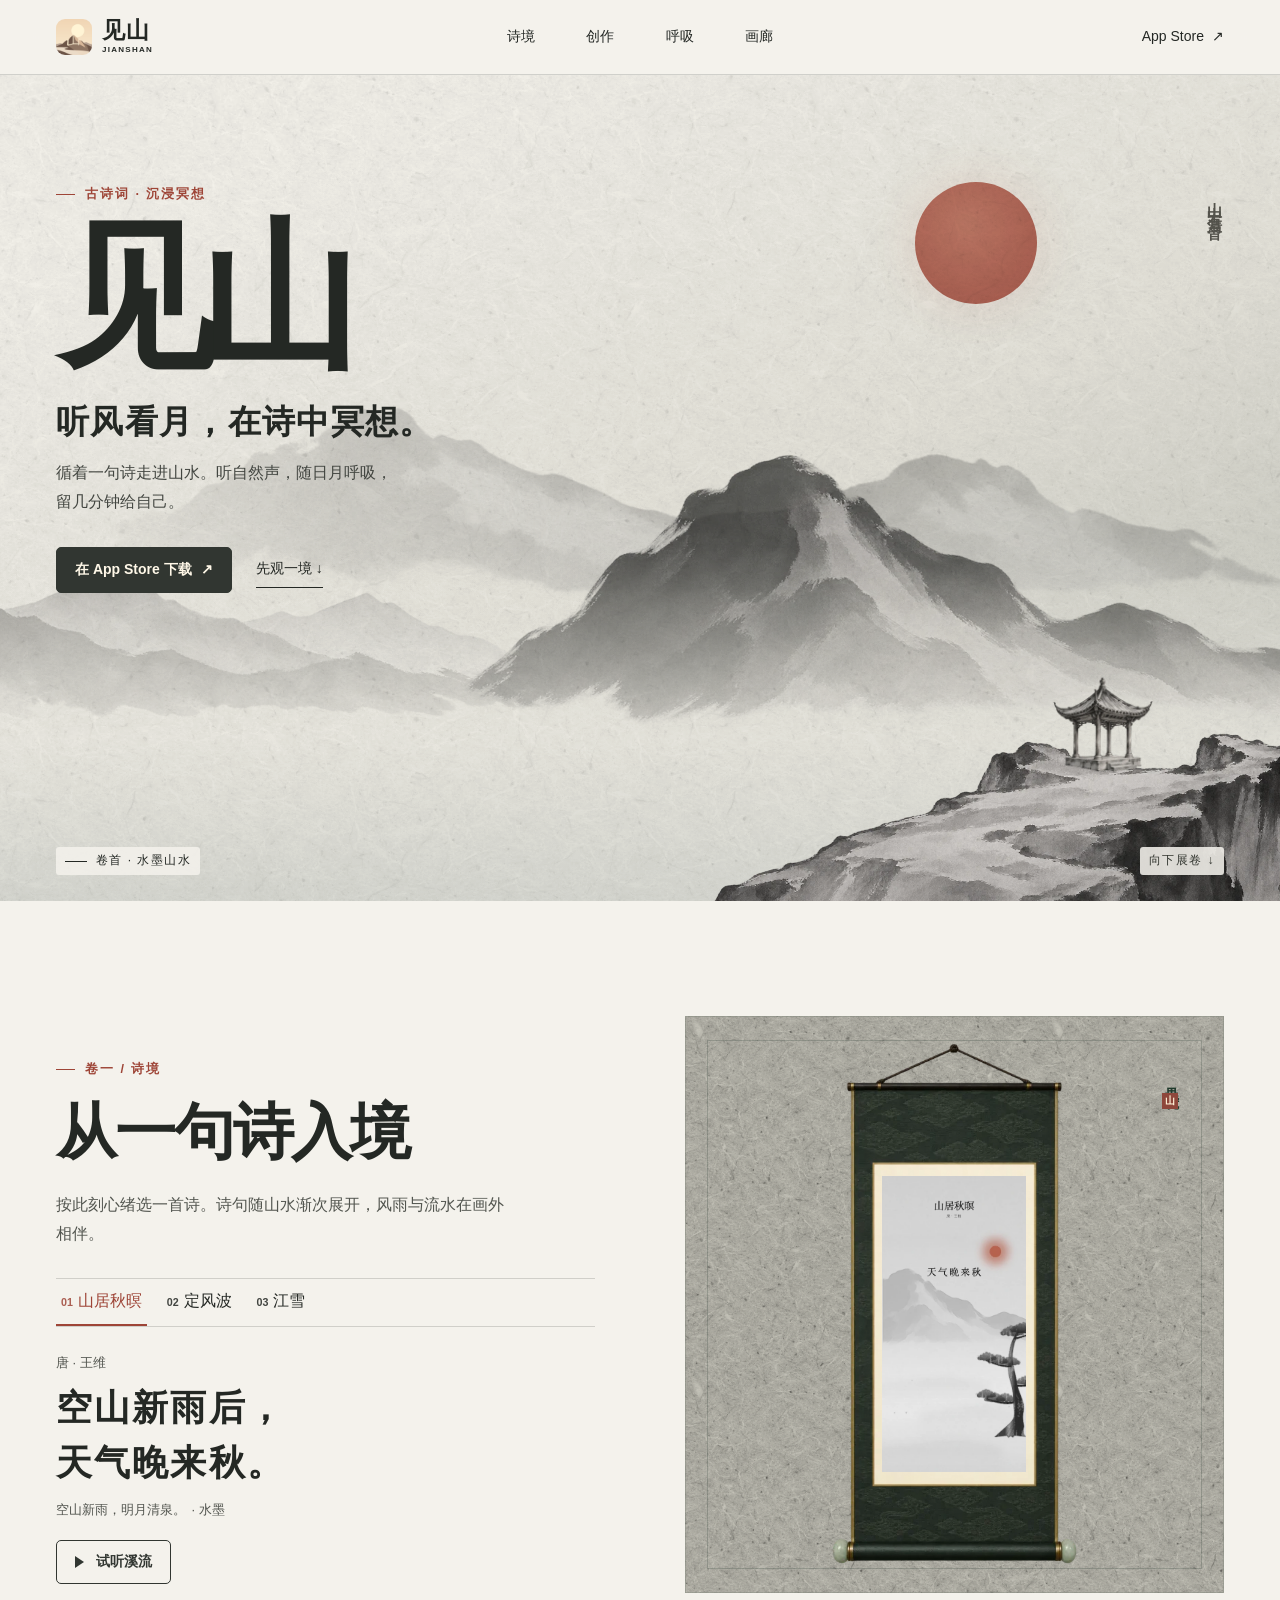
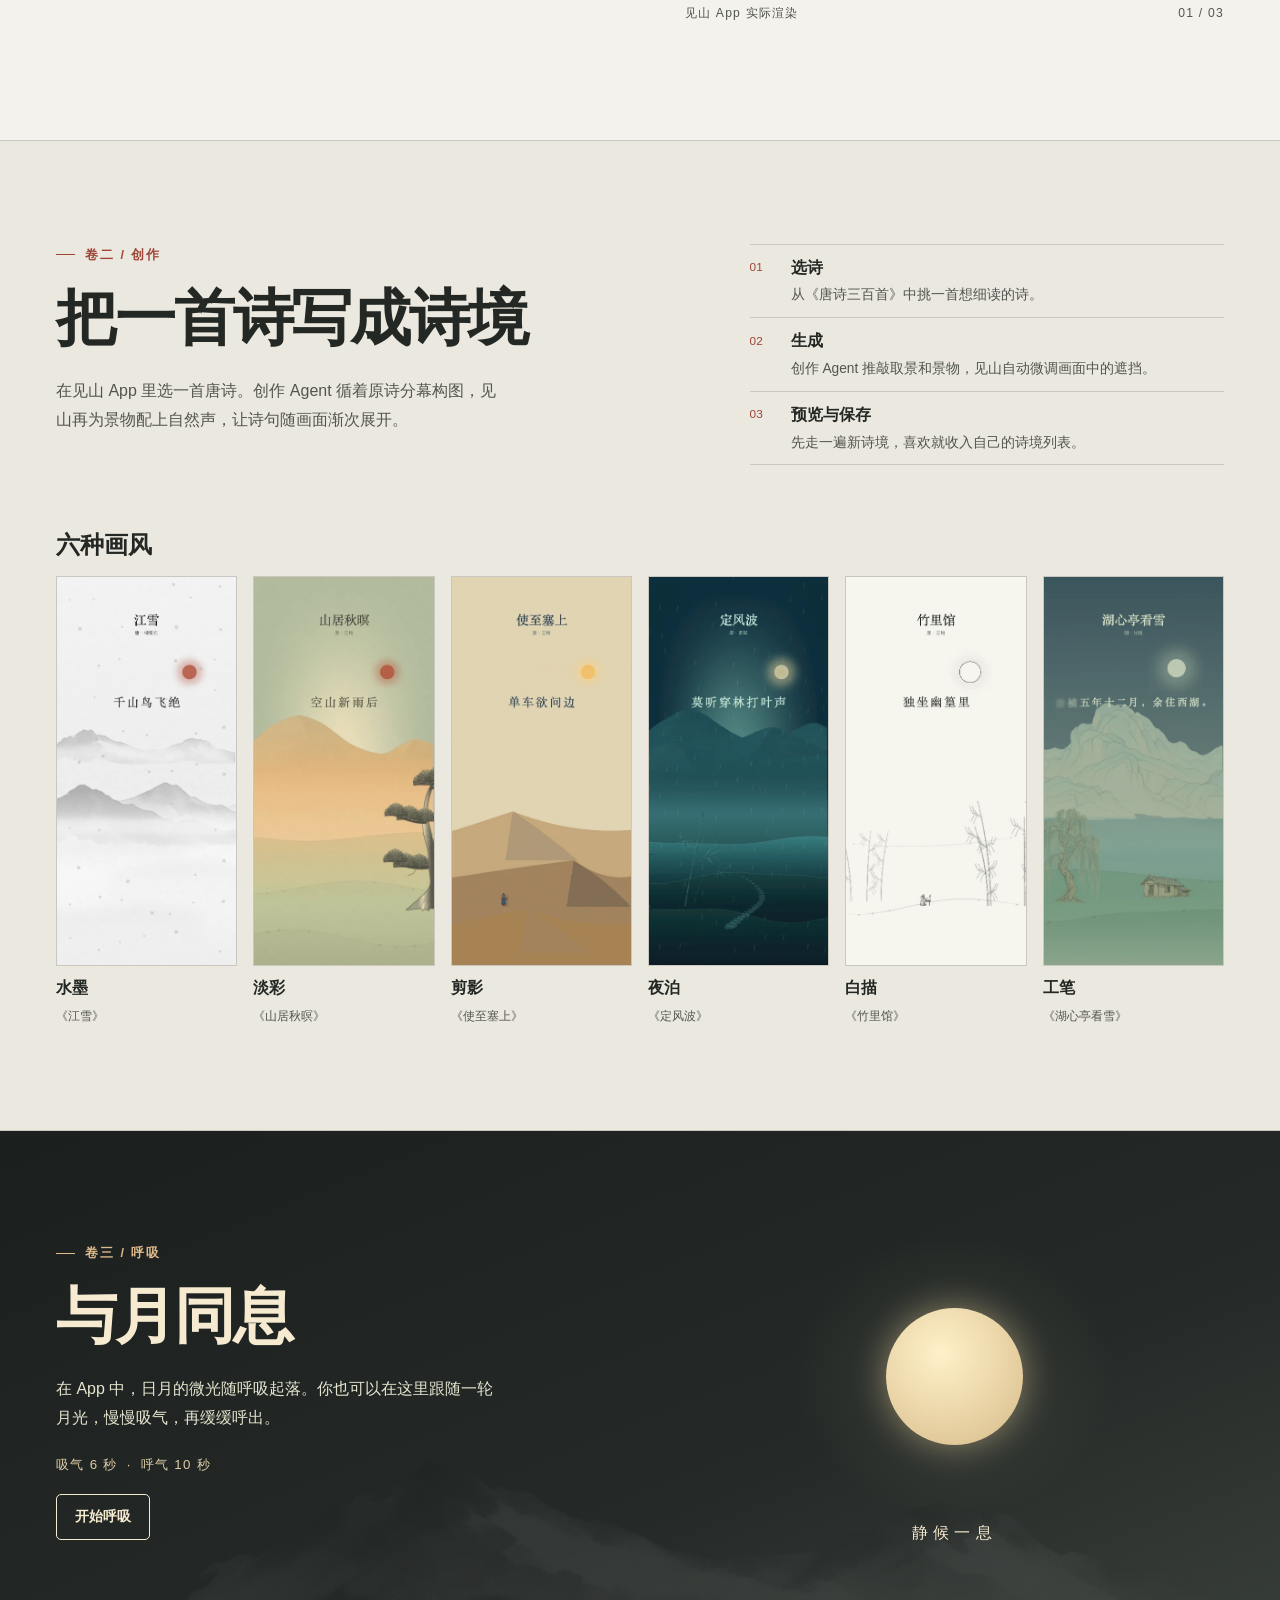
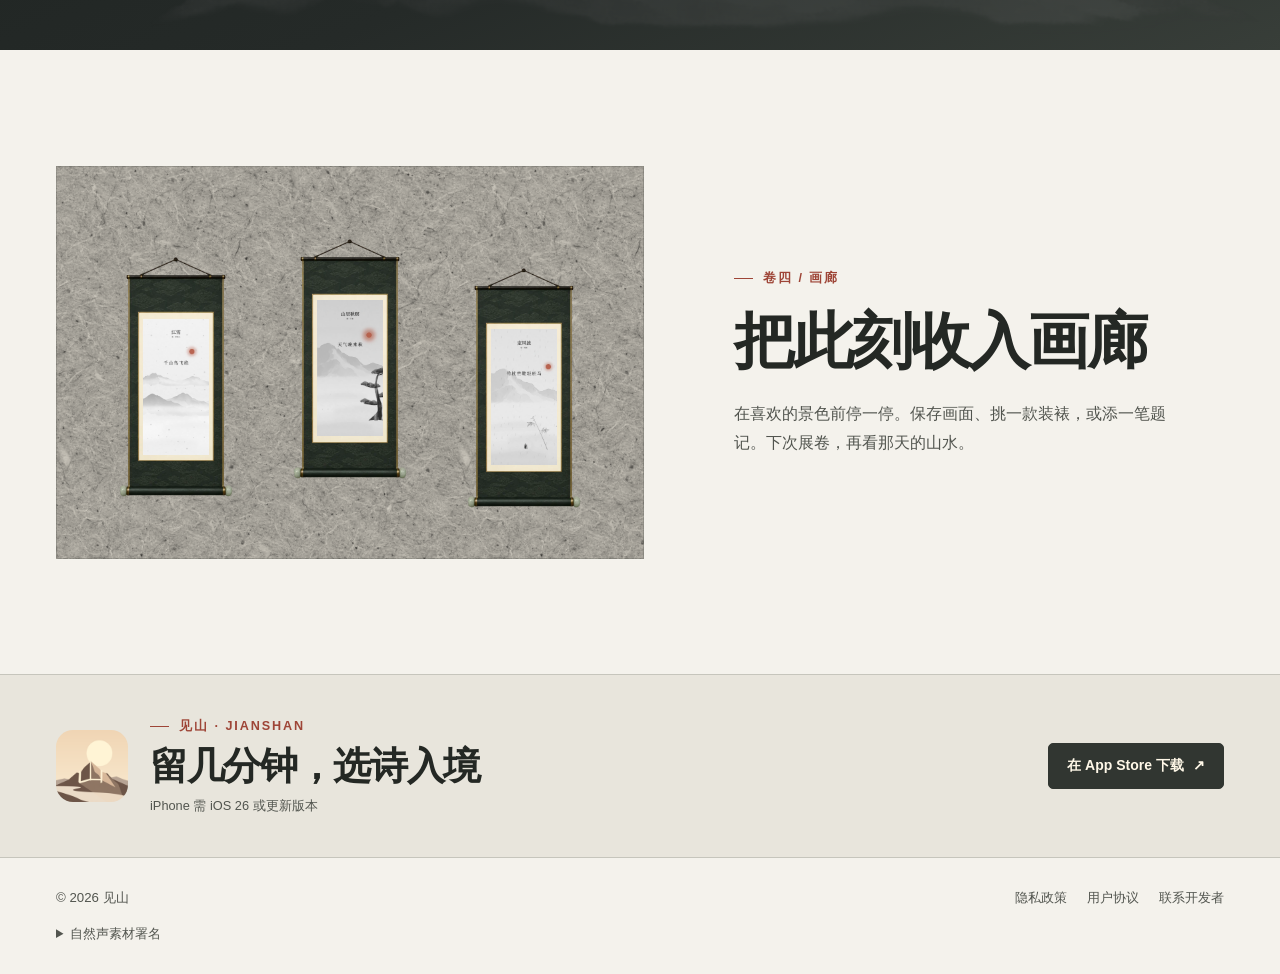
<file: site/index.html>
<!DOCTYPE html>
<html lang="zh-Hans">
<head>
  <meta charset="utf-8">
  <meta name="viewport" content="width=device-width, initial-scale=1, viewport-fit=cover">
  <title>见山 · 听风看月，在诗中冥想</title>
  <meta name="description" content="见山是一款古诗词冥想 App。循着诗句听风看月，跟随日月呼吸，把喜欢的景色收入画廊。">
  <meta name="theme-color" content="#eeece6">
  <link rel="canonical" href="https://zylcold.github.io/jianshan-site/">
  <meta property="og:type" content="website">
  <meta property="og:title" content="见山 · 听风看月，在诗中冥想">
  <meta property="og:description" content="循着诗句听风看月，把片刻清静收入画廊。">
  <meta property="og:image" content="https://zylcold.github.io/jianshan-site/assets/media/share.jpg?v=ink">
  <link rel="icon" href="assets/media/icon.png" type="image/png">
  <link rel="stylesheet" href="assets/home.css?v=ink-4">
  <script src="assets/home.js" defer></script>
</head>
<body>
  <a class="skip" href="#main">跳到正文</a>
  <header class="masthead">
    <nav class="shell navigation" aria-label="主导航">
      <a href="./" class="wordmark" aria-label="见山首页">
        <img src="assets/media/icon.png" width="36" height="36" alt="">
        <span>见山<small>JIANSHAN</small></span>
      </a>
      <div class="nav-links">
        <a href="#scenes">诗境</a>
        <a href="#create">创作</a>
        <a href="#breath">呼吸</a>
        <a href="#gallery">画廊</a>
      </div>
      <a class="nav-download" href="https://apps.apple.com/app/id6820524973">App Store <span aria-hidden="true">↗</span></a>
    </nav>
  </header>

  <main id="main">
    <section class="hero" aria-labelledby="hero-title">
      <div class="landscape" aria-hidden="true">
        <div class="hero-sun" data-depth=".09"></div>
        <img class="ridge ridge-far" data-depth=".12" src="assets/media/ink-ridges.webp" alt="" fetchpriority="high">
        <img class="ridge ridge-left" data-depth=".21" src="assets/media/ink-mountain.webp" alt="">
        <img class="ridge ridge-right" data-depth=".28" src="assets/media/ink-peak.webp" alt="" fetchpriority="high">
        <div class="water"></div>
        <div class="shore" data-depth=".43">
          <img class="ink-bank" src="assets/media/ink-bank.webp" alt="">
          <img class="pavilion" src="assets/media/ink-pavilion.webp" alt="">
        </div>
        <div class="paper-grain"></div>
      </div>
      <div class="shell hero-inner">
        <div class="hero-copy">
          <p class="eyebrow"><span></span> 古诗词 · 沉浸冥想</p>
          <h1 id="hero-title">见山</h1>
          <p class="hero-line">听风看月，在诗中冥想。</p>
          <p class="hero-detail">循着一句诗走进山水。听自然声，随日月呼吸，<br class="wide-only">留几分钟给自己。</p>
          <div class="hero-actions">
            <a class="button primary" href="https://apps.apple.com/app/id6820524973">在 App Store 下载 <span aria-hidden="true">↗</span></a>
            <a class="text-link" href="#scenes">先观一境 <span aria-hidden="true">↓</span></a>
          </div>
        </div>
        <p class="hero-inscription" aria-hidden="true">山中有清音</p>
        <div class="hero-foot">
          <span><i></i> 卷首 · 水墨山水</span>
          <a href="#scenes">向下展卷 <span aria-hidden="true">↓</span></a>
        </div>
      </div>
    </section>

    <section class="scenes shell" id="scenes" aria-labelledby="scene-title">
      <div class="scene-copy">
        <p class="eyebrow"><span></span> 卷一 / 诗境</p>
        <h2 id="scene-title">从一句诗入境</h2>
        <p class="section-lead">按此刻心绪选一首诗。诗句随山水渐次展开，风雨与流水在画外相伴。</p>
        <div class="scene-select" role="group" aria-label="选择诗境" hidden>
          <button type="button" aria-pressed="true" aria-controls="autumn"><small>01</small>山居秋暝</button>
          <button type="button" aria-pressed="false" aria-controls="rain"><small>02</small>定风波</button>
          <button type="button" aria-pressed="false" aria-controls="snow"><small>03</small>江雪</button>
        </div>
        <article class="poem" id="autumn" data-scene data-audio="stream" data-sound="溪流">
          <p class="poem-author">唐 · 王维</p>
          <blockquote>空山新雨后，<br>天气晚来秋。</blockquote>
          <p class="poem-note">空山新雨，明月清泉。<span>· 水墨</span></p>
        </article>
        <article class="poem" id="rain" data-scene data-audio="rain" data-sound="细雨" hidden>
          <p class="poem-author">宋 · 苏轼</p>
          <blockquote>莫听穿林打叶声，<br>何妨吟啸且徐行。</blockquote>
          <p class="poem-note">穿林细雨，缓步徐行。<span>· 水墨</span></p>
        </article>
        <article class="poem" id="snow" data-scene data-audio="wind" data-sound="山风" hidden>
          <p class="poem-author">唐 · 柳宗元</p>
          <blockquote>孤舟蓑笠翁，<br>独钓寒江雪。</blockquote>
          <p class="poem-note">雪落寒江，孤舟独钓。<span>· 水墨</span></p>
        </article>
        <button class="button audio-button" type="button" aria-pressed="false" hidden><span class="sound-mark" aria-hidden="true"></span><span id="sound-label">试听溪流</span></button>
        <p class="audio-status" role="status"></p>
        <audio id="nature-audio" preload="none" loop></audio>
      </div>

      <figure class="scene-figure">
        <div class="scene-mount" data-view="autumn">
          <div class="scroll">
            <div class="scroll-sheet">
              <img src="assets/media/autumn.webp?v=ink" data-art="autumn" width="393" height="852" alt="见山《山居秋暝》水墨诗境" loading="lazy" decoding="async">
              <img src="assets/media/rain.webp?v=ink" data-art="rain" width="393" height="852" alt="见山《定风波》水墨诗境" loading="lazy" decoding="async" hidden>
              <img src="assets/media/snow.webp" data-art="snow" width="393" height="852" alt="见山《江雪》水墨诗境" loading="lazy" decoding="async" hidden>
            </div>
          </div>
          <div class="mount-title" aria-hidden="true"><span>見山詩境</span><i>山</i></div>
        </div>
        <figcaption><span>见山 App 实际渲染</span><span id="scene-number">01 / 03</span></figcaption>
      </figure>
    </section>

    <section class="creation" id="create" aria-labelledby="create-title">
      <div class="shell creation-inner">
        <div class="creation-intro">
          <div>
            <p class="eyebrow"><span></span> 卷二 / 创作</p>
            <h2 id="create-title">把一首诗写成诗境</h2>
            <p class="section-lead">在见山 App 里选一首唐诗。创作 Agent 循着原诗分幕构图，见山再为景物配上自然声，让诗句随画面渐次展开。</p>
          </div>
          <ol class="creation-steps">
            <li><strong>选诗</strong><p>从《唐诗三百首》中挑一首想细读的诗。</p></li>
            <li><strong>生成</strong><p>创作 Agent 推敲取景和景物，见山自动微调画面中的遮挡。</p></li>
            <li><strong>预览与保存</strong><p>先走一遍新诗境，喜欢就收入自己的诗境列表。</p></li>
          </ol>
        </div>
        <h3>六种画风</h3>
        <div class="style-plates">
          <figure>
            <img src="assets/media/snow.webp" width="393" height="852" alt="水墨诗境《江雪》" loading="lazy" decoding="async">
            <figcaption><strong>水墨</strong><span>《江雪》</span></figcaption>
          </figure>
          <figure>
            <img src="assets/media/style-soft.webp" width="393" height="852" alt="淡彩诗境《山居秋暝》" loading="lazy" decoding="async">
            <figcaption><strong>淡彩</strong><span>《山居秋暝》</span></figcaption>
          </figure>
          <figure>
            <img src="assets/media/style-silhouette.webp" width="393" height="852" alt="剪影诗境《使至塞上》" loading="lazy" decoding="async">
            <figcaption><strong>剪影</strong><span>《使至塞上》</span></figcaption>
          </figure>
          <figure>
            <img src="assets/media/style-night.webp" width="393" height="852" alt="夜泊诗境《定风波》" loading="lazy" decoding="async">
            <figcaption><strong>夜泊</strong><span>《定风波》</span></figcaption>
          </figure>
          <figure>
            <img src="assets/media/style-line.webp" width="393" height="852" alt="白描诗境《竹里馆》" loading="lazy" decoding="async">
            <figcaption><strong>白描</strong><span>《竹里馆》</span></figcaption>
          </figure>
          <figure>
            <img src="assets/media/style-gongbi.webp" width="393" height="852" alt="工笔诗境《湖心亭看雪》" loading="lazy" decoding="async">
            <figcaption><strong>工笔</strong><span>《湖心亭看雪》</span></figcaption>
          </figure>
        </div>
      </div>
    </section>

    <section class="breath" id="breath" aria-labelledby="breath-title">
      <div class="breath-terrain" aria-hidden="true"></div>
      <div class="shell breath-inner">
        <div class="breath-copy">
          <p class="eyebrow"><span></span> 卷三 / 呼吸</p>
          <h2 id="breath-title">与月同息</h2>
          <p class="section-lead">在 App 中，日月的微光随呼吸起落。你也可以在这里跟随一轮月光，慢慢吸气，再缓缓呼出。</p>
          <p class="breath-timing">吸气 6 秒 <span>·</span> 呼气 10 秒</p>
          <button class="button breath-button" type="button" hidden>开始呼吸</button>
        </div>
        <div class="breath-focus">
          <div class="moon-space" aria-hidden="true"><div class="moon"></div></div>
          <p id="breath-phase" role="status" aria-atomic="true">静候一息</p>
        </div>
      </div>
    </section>

    <section class="gallery shell" id="gallery" aria-labelledby="gallery-title">
      <div class="scrolls" aria-label="三幅使用见山装裱素材展示的诗境画卷">
        <figure class="scroll scroll-snow">
          <div class="scroll-sheet"><img src="assets/media/snow.webp" width="393" height="852" alt="水墨画卷《江雪》" loading="lazy"></div>
        </figure>
        <figure class="scroll scroll-autumn">
          <div class="scroll-sheet"><img src="assets/media/autumn.webp?v=ink" width="393" height="852" alt="水墨画卷《山居秋暝》" loading="lazy"></div>
        </figure>
        <figure class="scroll scroll-rain">
          <div class="scroll-sheet"><img src="assets/media/rain.webp?v=ink" width="393" height="852" alt="水墨画卷《定风波》" loading="lazy"></div>
        </figure>
      </div>
      <div class="gallery-copy">
        <p class="eyebrow"><span></span> 卷四 / 画廊</p>
        <h2 id="gallery-title">把此刻收入画廊</h2>
        <p class="section-lead">在喜欢的景色前停一停。保存画面、挑一款装裱，或添一笔题记。下次展卷，再看那天的山水。</p>
      </div>
    </section>

    <section class="closing" aria-labelledby="closing-title">
      <div class="shell closing-inner">
        <img src="assets/media/icon.png" width="72" height="72" alt="" loading="lazy">
        <div>
          <p class="eyebrow"><span></span> 见山 · JIANSHAN</p>
          <h2 id="closing-title">留几分钟，选诗入境</h2>
          <p>iPhone 需 iOS 26 或更新版本</p>
        </div>
        <a class="button primary" href="https://apps.apple.com/app/id6820524973">在 App Store 下载 <span aria-hidden="true">↗</span></a>
      </div>
    </section>
  </main>

  <footer class="shell footer">
    <div class="footer-row">
      <span>© 2026 见山</span>
      <div><a href="privacy.html">隐私政策</a><a href="terms.html">用户协议</a><a href="mailto:yunlongzhu0315@gmail.com">联系开发者</a></div>
    </div>
    <details class="credits">
      <summary>自然声素材署名</summary>
      <p>溪流 <a href="https://opengameart.org/content/stream-sounds">Stream Sounds</a> / kurt，<a href="https://creativecommons.org/licenses/by/3.0/">CC BY 3.0</a>。</p>
      <p>细雨 <a href="https://opengameart.org/content/rain-loopable">Rain (loopable)</a> / Ylmir，<a href="https://creativecommons.org/publicdomain/zero/1.0/">CC0 1.0</a>。</p>
      <p>山风 <a href="https://freesound.org/people/florianreichelt/sounds/459977/">Soft Wind</a> / florianreichelt，<a href="https://creativecommons.org/publicdomain/zero/1.0/">CC0 1.0</a>。</p>
      <p>试听沿用 App 的单声道 AAC 版本，经剪辑、响度调整及循环衔接处理。</p>
    </details>
  </footer>
</body>
</html>
</file>
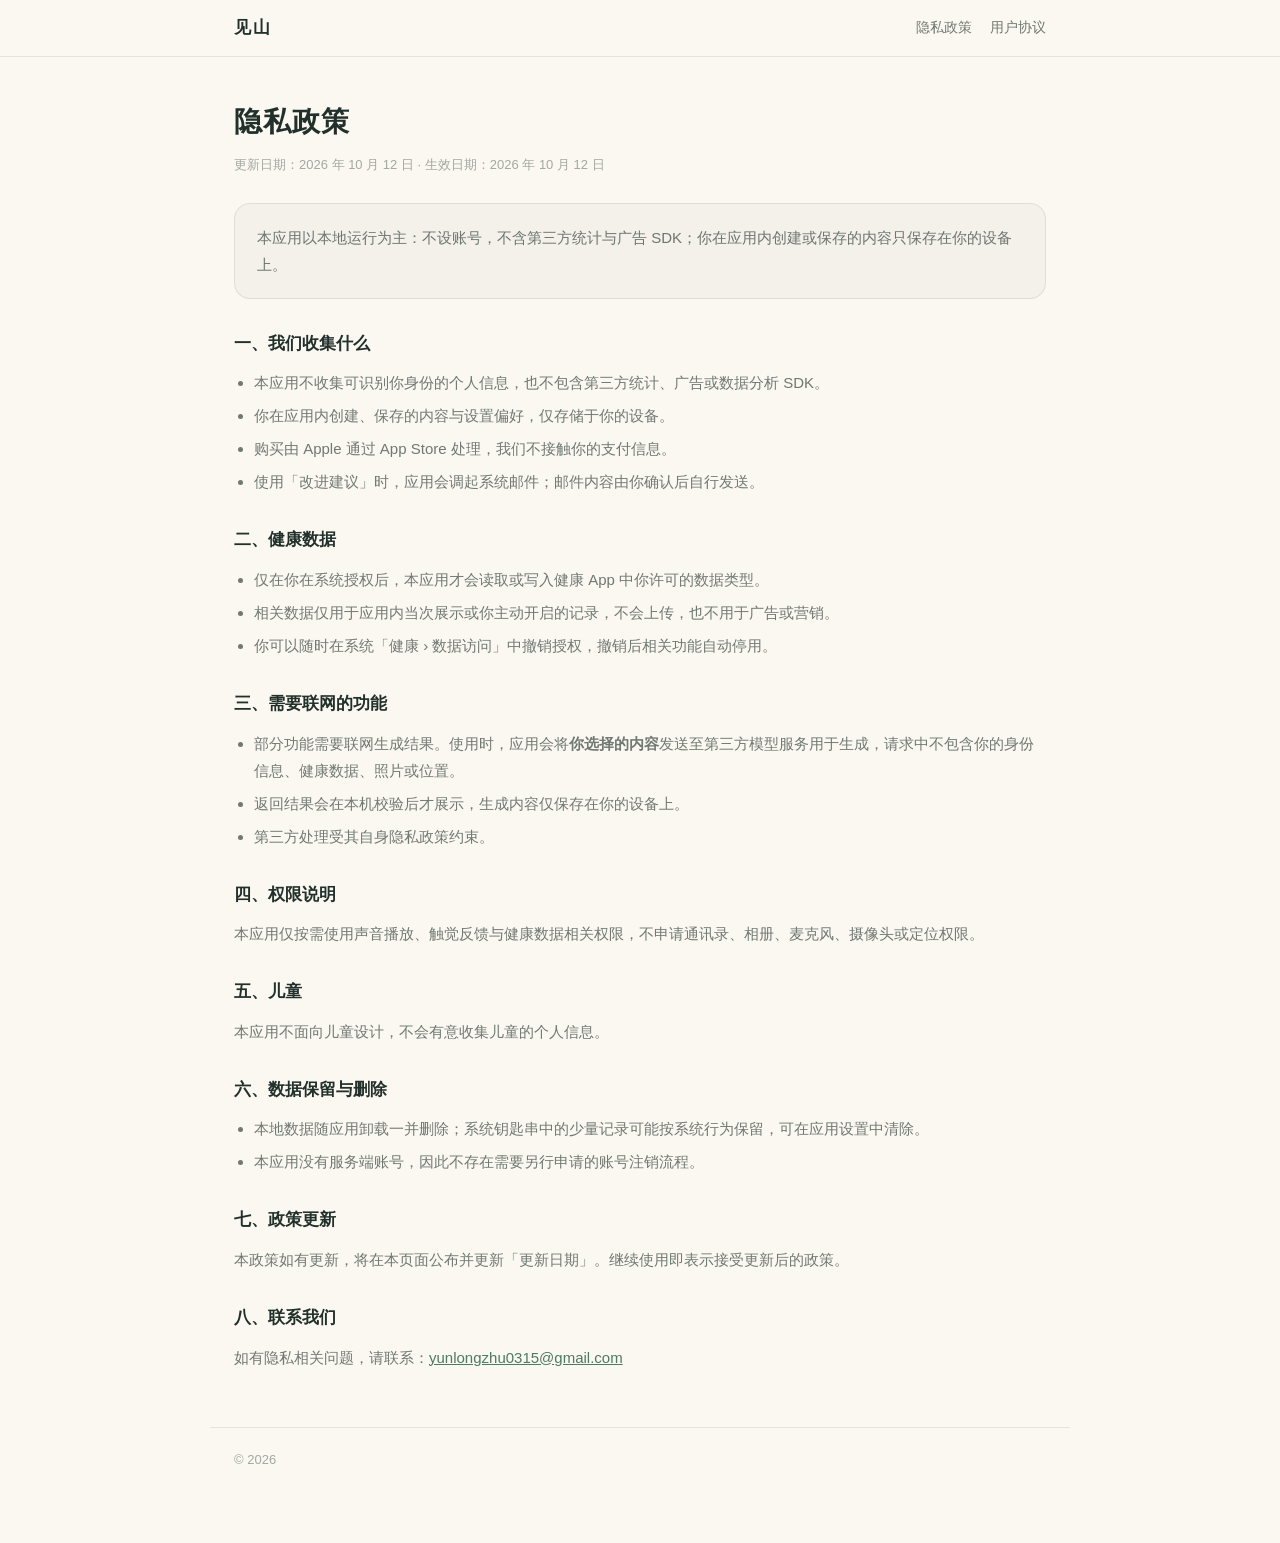
<file: site/privacy.html>
<!DOCTYPE html>
<html lang="zh-Hans">
<head>
  <meta charset="UTF-8">
  <meta name="viewport" content="width=device-width, initial-scale=1.0, viewport-fit=cover">
  <title>隐私政策</title>
  <meta name="description" content="隐私政策：说明本应用如何处理你的信息。">
  <meta name="theme-color" content="#FBF8F1">
  <link rel="stylesheet" href="assets/style.css">
</head>
<body>
  <nav>
    <div class="nav-inner">
      <a class="brand" href="./">见山</a>
      <div class="nav-links">
        <a href="privacy.html">隐私政策</a>
        <a href="terms.html">用户协议</a>
      </div>
    </div>
  </nav>

  <main>
    <h1>隐私政策</h1>
    <p class="updated">更新日期：2026 年 10 月 12 日 · 生效日期：2026 年 10 月 12 日</p>

    <div class="card">
      <p>本应用以本地运行为主：不设账号，不含第三方统计与广告 SDK；你在应用内创建或保存的内容只保存在你的设备上。</p>
    </div>

    <h2>一、我们收集什么</h2>
    <ul>
      <li>本应用不收集可识别你身份的个人信息，也不包含第三方统计、广告或数据分析 SDK。</li>
      <li>你在应用内创建、保存的内容与设置偏好，仅存储于你的设备。</li>
      <li>购买由 Apple 通过 App Store 处理，我们不接触你的支付信息。</li>
      <li>使用「改进建议」时，应用会调起系统邮件；邮件内容由你确认后自行发送。</li>
    </ul>

    <h2>二、健康数据</h2>
    <ul>
      <li>仅在你在系统授权后，本应用才会读取或写入健康 App 中你许可的数据类型。</li>
      <li>相关数据仅用于应用内当次展示或你主动开启的记录，不会上传，也不用于广告或营销。</li>
      <li>你可以随时在系统「健康 › 数据访问」中撤销授权，撤销后相关功能自动停用。</li>
    </ul>

    <h2>三、需要联网的功能</h2>
    <ul>
      <li>部分功能需要联网生成结果。使用时，应用会将<strong>你选择的内容</strong>发送至第三方模型服务用于生成，请求中不包含你的身份信息、健康数据、照片或位置。</li>
      <li>返回结果会在本机校验后才展示，生成内容仅保存在你的设备上。</li>
      <li>第三方处理受其自身隐私政策约束。</li>
    </ul>

    <h2>四、权限说明</h2>
    <p>本应用仅按需使用声音播放、触觉反馈与健康数据相关权限，不申请通讯录、相册、麦克风、摄像头或定位权限。</p>

    <h2>五、儿童</h2>
    <p>本应用不面向儿童设计，不会有意收集儿童的个人信息。</p>

    <h2>六、数据保留与删除</h2>
    <ul>
      <li>本地数据随应用卸载一并删除；系统钥匙串中的少量记录可能按系统行为保留，可在应用设置中清除。</li>
      <li>本应用没有服务端账号，因此不存在需要另行申请的账号注销流程。</li>
    </ul>

    <h2>七、政策更新</h2>
    <p>本政策如有更新，将在本页面公布并更新「更新日期」。继续使用即表示接受更新后的政策。</p>

    <h2>八、联系我们</h2>
    <p>如有隐私相关问题，请联系：<a href="mailto:yunlongzhu0315@gmail.com">yunlongzhu0315@gmail.com</a></p>
  </main>

  <footer>
    <span>© 2026</span>
  </footer>
</body>
</html>
</file>
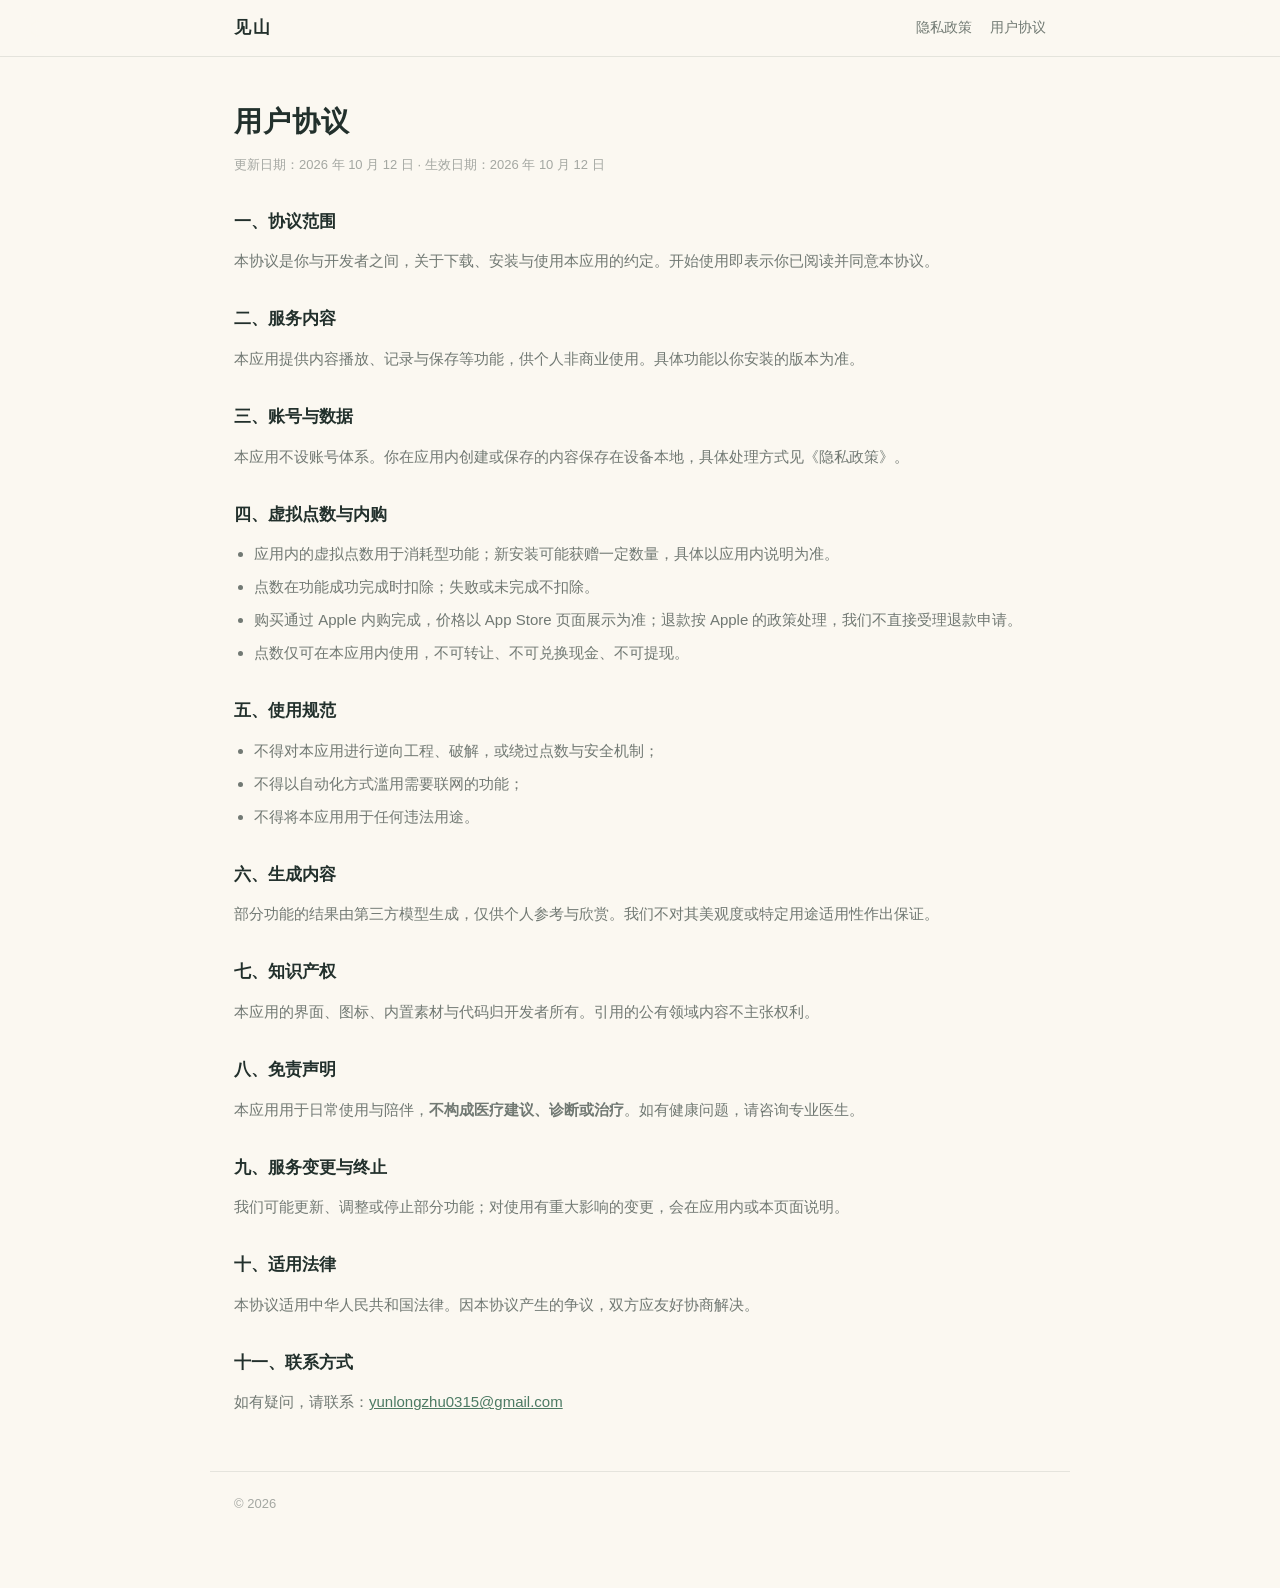
<file: site/terms.html>
<!DOCTYPE html>
<html lang="zh-Hans">
<head>
  <meta charset="UTF-8">
  <meta name="viewport" content="width=device-width, initial-scale=1.0, viewport-fit=cover">
  <title>用户协议</title>
  <meta name="description" content="用户协议：服务内容、虚拟点数与内购、使用规范与免责说明。">
  <meta name="theme-color" content="#FBF8F1">
  <link rel="stylesheet" href="assets/style.css">
</head>
<body>
  <nav>
    <div class="nav-inner">
      <a class="brand" href="./">见山</a>
      <div class="nav-links">
        <a href="privacy.html">隐私政策</a>
        <a href="terms.html">用户协议</a>
      </div>
    </div>
  </nav>

  <main>
    <h1>用户协议</h1>
    <p class="updated">更新日期：2026 年 10 月 12 日 · 生效日期：2026 年 10 月 12 日</p>

    <h2>一、协议范围</h2>
    <p>本协议是你与开发者之间，关于下载、安装与使用本应用的约定。开始使用即表示你已阅读并同意本协议。</p>

    <h2>二、服务内容</h2>
    <p>本应用提供内容播放、记录与保存等功能，供个人非商业使用。具体功能以你安装的版本为准。</p>

    <h2>三、账号与数据</h2>
    <p>本应用不设账号体系。你在应用内创建或保存的内容保存在设备本地，具体处理方式见《隐私政策》。</p>

    <h2>四、虚拟点数与内购</h2>
    <ul>
      <li>应用内的虚拟点数用于消耗型功能；新安装可能获赠一定数量，具体以应用内说明为准。</li>
      <li>点数在功能成功完成时扣除；失败或未完成不扣除。</li>
      <li>购买通过 Apple 内购完成，价格以 App Store 页面展示为准；退款按 Apple 的政策处理，我们不直接受理退款申请。</li>
      <li>点数仅可在本应用内使用，不可转让、不可兑换现金、不可提现。</li>
    </ul>

    <h2>五、使用规范</h2>
    <ul>
      <li>不得对本应用进行逆向工程、破解，或绕过点数与安全机制；</li>
      <li>不得以自动化方式滥用需要联网的功能；</li>
      <li>不得将本应用用于任何违法用途。</li>
    </ul>

    <h2>六、生成内容</h2>
    <p>部分功能的结果由第三方模型生成，仅供个人参考与欣赏。我们不对其美观度或特定用途适用性作出保证。</p>

    <h2>七、知识产权</h2>
    <p>本应用的界面、图标、内置素材与代码归开发者所有。引用的公有领域内容不主张权利。</p>

    <h2>八、免责声明</h2>
    <p>本应用用于日常使用与陪伴，<strong>不构成医疗建议、诊断或治疗</strong>。如有健康问题，请咨询专业医生。</p>

    <h2>九、服务变更与终止</h2>
    <p>我们可能更新、调整或停止部分功能；对使用有重大影响的变更，会在应用内或本页面说明。</p>

    <h2>十、适用法律</h2>
    <p>本协议适用中华人民共和国法律。因本协议产生的争议，双方应友好协商解决。</p>

    <h2>十一、联系方式</h2>
    <p>如有疑问，请联系：<a href="mailto:yunlongzhu0315@gmail.com">yunlongzhu0315@gmail.com</a></p>
  </main>

  <footer>
    <span>© 2026</span>
  </footer>
</body>
</html>
</file>
<file: site/assets/home.css>
:root {
  --paper: #f4f2ec;
  --ink: #242824;
  --muted: #52554f;
  --green: #313631;
  --red: #9e4537;
  --rule: #2428242c;
  --serif: "Songti SC", "Noto Serif CJK SC", "Noto Serif SC", "STSong", "SimSun", serif;
  --sans: -apple-system, BlinkMacSystemFont, "PingFang SC", "Microsoft YaHei", sans-serif;
}
* { box-sizing: border-box; }
[hidden] { display: none !important; }
html { scroll-behavior: smooth; }
body {
  margin: 0;
  color: var(--ink);
  background: var(--paper);
  font: 16px/1.8 var(--sans);
  -webkit-font-smoothing: antialiased;
}
a { color: inherit; text-underline-offset: .24em; }
button { font: inherit; color: inherit; cursor: pointer; }
img { display: block; max-width: 100%; }
h1, h2, blockquote { font-family: var(--serif); font-weight: 700; }
h1, h2, p, figure, blockquote { margin: 0; }
h2 { font-size: clamp(2.3rem, 4.8vw, 4.75rem); line-height: 1.22; letter-spacing: -.035em; }
:focus-visible { outline: 2px solid currentColor; outline-offset: 5px; }
section[id] { scroll-margin-top: 84px; }
.shell { width: min(100% - 112px, 1224px); margin-inline: auto; }
.skip { position: fixed; z-index: 20; top: 10px; left: 12px; padding: 8px 16px; background: var(--paper); transform: translateY(-160%); }
.skip:focus { transform: none; }

.masthead {
  position: sticky;
  top: 0;
  z-index: 5;
  background: #f4f2ecf2;
  border-bottom: 1px solid var(--rule);
  backdrop-filter: blur(16px);
}
.navigation {
  min-height: 74px;
  display: grid;
  grid-template-columns: 1fr auto 1fr;
  align-items: center;
  gap: 22px;
}
.wordmark { justify-self: start; display: flex; align-items: center; gap: 10px; text-decoration: none; }
.wordmark img { border-radius: 9px; }
.wordmark span { font: 700 23px/.95 var(--serif); letter-spacing: .04em; }
.wordmark small { display: block; margin-top: 5px; font: 600 8px/1 var(--sans); letter-spacing: .16em; }
.nav-links { display: flex; gap: clamp(18px, 4vw, 56px); }
.nav-links a, .nav-download { text-decoration: none; font-size: .875rem; }
.nav-links a:hover, .nav-download:hover, .text-link:hover { color: var(--red); }
.nav-download { justify-self: end; white-space: nowrap; }
.nav-download span { margin-left: .3em; }

.hero {
  position: relative;
  isolation: isolate;
  overflow: hidden;
  min-height: clamp(625px, calc(100svh - 74px), 950px);
  display: flex;
  background: #ebe9e2;
}
.landscape { position: absolute; inset: 0; z-index: -1; overflow: hidden; background: linear-gradient(154deg, #f9f7f0 15%, #eae8df 55%, #c1c3ba); }
.hero-sun, .ridge, .shore, .water, .paper-grain { position: absolute; }
[data-depth] { translate: 0 var(--drift, 0px); }
.hero-sun {
  top: 13%;
  right: 19%;
  width: clamp(72px, 9.5vw, 152px);
  aspect-ratio: 1;
  border-radius: 50%;
  background: radial-gradient(circle at 42% 34%, #b96752, #9d4234);
  box-shadow: 0 0 62px #a74b372b;
  opacity: .86;
}
.ridge { max-width: none; pointer-events: none; }
.ridge-far { width: 101%; right: -3%; bottom: 34%; opacity: .28; mask-image: linear-gradient(90deg, transparent, #000 43%); }
.ridge-left { width: 74%; left: -30%; bottom: 20%; opacity: .38; }
.ridge-right { width: 75%; right: -10%; bottom: 20%; opacity: .77; }
.water {
  inset: 57% 0 0;
  background: linear-gradient(180deg, transparent, #f4f2eac2 54%, #dedfd8 100%);
}
.shore { right: -6%; bottom: -13%; width: 61%; }
.ink-bank { width: 100%; }
.pavilion { position: absolute; width: 13%; left: 61%; top: -18%; }
.paper-grain {
  inset: 0;
  background: url("media/paper.webp") repeat;
  opacity: .20;
  filter: grayscale(1);
  mix-blend-mode: multiply;
  pointer-events: none;
}
.hero-inner { display: flex; align-items: flex-start; position: relative; padding-top: clamp(64px, 12vh, 150px); padding-bottom: 124px; }
.hero-copy { position: relative; }
.eyebrow { display: flex; align-items: center; gap: .65rem; color: var(--red); font-size: .79rem; font-weight: 650; letter-spacing: .15em; }
.eyebrow span { width: 19px; height: 1px; background: currentColor; }
.hero h1 { margin: .09em 0 .13em; font-size: clamp(6.2rem, 12.4vw, 12rem); letter-spacing: -.095em; line-height: 1; }
.hero-line { font: 700 clamp(1.46rem, 2.6vw, 2.55rem)/1.4 var(--serif); letter-spacing: .04em; }
.hero-detail { margin-top: 13px; color: #434641; }
.hero-actions { display: flex; gap: 24px; align-items: center; flex-wrap: wrap; margin-top: 30px; }
.button {
  display: inline-flex;
  align-items: center;
  justify-content: center;
  gap: .65em;
  min-height: 46px;
  padding: 8px 18px;
  border: 1px solid currentColor;
  border-radius: 5px;
  background: transparent;
  text-decoration: none;
  font-size: .875rem;
  font-weight: 600;
}
.button:hover { background: #203c3010; }
.primary { background: var(--green); border-color: var(--green); color: #fff8e8; }
.primary:hover { background: #252a25; }
.text-link { font-size: .875rem; white-space: nowrap; text-decoration: none; border-bottom: 1px solid currentColor; padding-block: 5px; }
.hero-inscription {
  position: absolute;
  right: 0;
  top: 14%;
  writing-mode: vertical-rl;
  font: 700 .95rem/1.2 var(--serif);
  letter-spacing: .35em;
  color: #53524b;
}
.hero-foot {
  position: absolute;
  inset: auto 0 26px;
  display: flex;
  justify-content: space-between;
  align-items: center;
  gap: 16px;
  font-size: .76rem;
  letter-spacing: .12em;
}
.hero-foot > span { display: flex; align-items: center; gap: 9px; padding: 3px 9px; border-radius: 3px; background: #f4f2ecdf; }
.hero-foot i { width: 22px; height: 1px; background: currentColor; }
.hero-foot a { color: #343731; background: #f4f2ecdf; border-radius: 3px; padding: 3px 9px; text-decoration: none; }
.hero-foot a:hover { text-decoration: underline; }

.scenes, .gallery {
  display: grid;
  grid-template-columns: minmax(0, 1fr) minmax(0, 1fr);
  gap: clamp(40px, 7vw, 112px);
  align-items: center;
  padding-block: clamp(68px, 9vw, 144px);
}
.scene-copy h2, .breath-copy h2, .gallery-copy h2 { margin-top: 15px; }
.section-lead { color: var(--muted); max-width: 28em; margin-top: 21px; }
.scene-select { display: flex; flex-wrap: wrap; column-gap: 15px; margin-top: 29px; border-block: 1px solid var(--rule); }
.scene-select button { min-height: 46px; padding: 8px 5px; border: 0; border-bottom: 2px solid transparent; background: none; white-space: nowrap; }
.scene-select button:hover { color: var(--red); }
.scene-select button[aria-pressed="true"] { border-color: var(--red); color: var(--red); }
.scene-select small { font: 600 .67rem/1 var(--sans); opacity: .85; margin-right: .45em; }
.poem { margin: 24px 0 19px; }
.poem-author, .poem-note, .audio-status { font-size: .81rem; color: var(--muted); }
.poem blockquote { margin: 7px 0 8px; font-size: clamp(1.55rem, 2.8vw, 2.5rem); line-height: 1.52; letter-spacing: .06em; }
.poem-note span { margin-left: .42em; }
.audio-button { min-height: 42px; color: var(--green); }
.audio-status:empty { display: none; }
.audio-status { margin-top: .5em; }
.sound-mark { display: inline-block; width: 12px; height: 12px; position: relative; }
.sound-mark::before { content: ""; position: absolute; inset: 0; border: 6px solid transparent; border-right-width: 0; border-left: 9px solid currentColor; }
.audio-button[aria-pressed="true"] .sound-mark::before { border: 0; border-inline: 3px solid currentColor; width: 5px; }

.scene-mount {
  position: relative;
  display: grid;
  place-items: center;
  aspect-ratio: 1 / 1.07;
  border: 1px solid #7f87796b;
  background: linear-gradient(#f4f0dd38, #f4f0dd38), #d1d0c7 url("media/paper.webp") center/360px;
  background-blend-mode: normal, multiply;
  overflow: hidden;
}
.scene-mount[data-view="rain"] { background-color: #babdb7; }
.scene-mount[data-view="snow"] { background-color: #d5d5ce; }
.scene-mount::before { content: ""; position: absolute; inset: 4%; border: 1px solid #26382d38; pointer-events: none; }
.scene-mount .scroll { width: 66%; }
.mount-title { position: absolute; top: 10%; right: 8%; display: grid; justify-items: center; gap: 9px; color: #203a2c; }
.mount-title span { writing-mode: vertical-rl; font: 700 clamp(.7rem, 1.15vw, 1rem)/1.3 var(--serif); letter-spacing: .16em; }
.mount-title i { background: #8e473b; color: #fff2d8; padding: 1px 3px; font: 700 .64rem/1.4 var(--serif); }
.scene-figure figcaption { display: flex; justify-content: space-between; gap: 8px; margin-top: 10px; color: var(--muted); font-size: .76rem; letter-spacing: .1em; }

.creation { background: #ebe8df; border-block: 1px solid var(--rule); }
.creation-inner { padding-block: clamp(56px, 8vw, 112px); }
.creation-intro { display: grid; grid-template-columns: minmax(0, 1.3fr) minmax(0, 1fr); align-items: start; gap: clamp(28px, 6vw, 84px); }
.creation h2 { margin-top: 15px; }
.creation-steps { list-style: none; counter-reset: creation-step; margin: 0; padding: 0; border-top: 1px solid var(--rule); }
.creation-steps li {
  counter-increment: creation-step;
  display: grid;
  grid-template-columns: 2em minmax(0, 1fr);
  gap: 1px 9px;
  padding-block: 9px;
  border-bottom: 1px solid var(--rule);
}
.creation-steps li::before { content: counter(creation-step, decimal-leading-zero); color: var(--red); font-size: .74rem; align-self: center; }
.creation-steps p { grid-column: 2; color: var(--muted); font-size: .86rem; }
.creation h3 { margin: clamp(34px, 5vw, 66px) 0 14px; font: 700 1.5rem/1.35 var(--serif); }
.style-plates { display: grid; grid-template-columns: repeat(6, minmax(0, 1fr)); gap: 16px; }
.style-plates img { width: 100%; height: auto; border: 1px solid var(--rule); }
.style-plates figcaption { display: grid; gap: 2px; padding-top: 8px; }
.style-plates figcaption strong { font-family: var(--serif); }
.style-plates figcaption span { color: var(--muted); font-size: .78rem; }

.breath { position: relative; isolation: isolate; overflow: hidden; background: linear-gradient(158deg, #1b201e, #252a28 62%, #383e39); color: #f6ebd1; }
.breath-terrain {
  position: absolute;
  inset: 0;
  z-index: -1;
  background: url("media/ink-ridges.webp") right bottom / min(95%, 1150px) auto no-repeat;
  filter: grayscale(1) brightness(.62);
  opacity: .21;
  pointer-events: none;
}
.breath-inner {
  display: grid;
  grid-template-columns: minmax(0, 1fr) minmax(0, 1fr);
  gap: clamp(30px, 7vw, 112px);
  align-items: center;
  padding-block: clamp(52px, 8vw, 120px);
}
.breath .section-lead { color: #e5e5cf; }
.breath .eyebrow { color: #dfba8c; }
.breath-timing { margin-top: 20px; color: #ddcba6; font-size: .83rem; letter-spacing: .1em; }
.breath-timing span { margin-inline: .3em; }
.breath-button { margin-top: 17px; }
.breath-button:hover { background: #f6ebd115; }
.breath-focus { display: grid; justify-items: center; align-content: center; }
.moon-space {
  width: min(100%, 320px);
  aspect-ratio: 1.12;
  display: grid;
  place-items: center;
  background: radial-gradient(closest-side, #e0d3a61b 0%, transparent 100%);
}
.moon {
  position: relative;
  width: 43%;
  aspect-ratio: 1;
  border-radius: 50%;
  background: radial-gradient(circle at 40% 33%, #fff1ca, #dbc292 81%);
  box-shadow: 0 0 28px #f5db9d55;
}
.moon::after {
  content: "";
  position: absolute;
  inset: -26%;
  border-radius: 50%;
  background: radial-gradient(circle, #ffebbc6b 34%, transparent 70%);
  opacity: var(--glow, .24);
  transform: scale(var(--halo, 1));
}
#breath-phase { min-height: 1.8em; color: #f6ebd1; font-family: var(--serif); letter-spacing: .32em; }

.gallery { grid-template-columns: minmax(0, 1.2fr) minmax(0, 1fr); }
.scrolls {
  display: flex;
  justify-content: center;
  align-items: center;
  gap: 2%;
  padding: 7% 5% 8%;
  background: #e5e0d4 url("media/paper.webp") center/400px;
  background-blend-mode: multiply;
  border: 1px solid var(--rule);
}
.scroll {
  position: relative;
  aspect-ratio: 520 / 780;
  background: url("media/scroll.webp?v=ink") center / 100% 100% no-repeat;
}
.scrolls .scroll { width: 31%; }
.scroll-snow { margin-top: 7%; }
.scroll-rain { margin-top: 11%; }
/* Match PaintingImageMount: center artwork at 90% of the ink aperture width and 92% of its height. */
.scroll-sheet { position: absolute; inset: 25.85% 29.7% 18.62% 29.6%; overflow: hidden; }
.scroll-sheet img { width: 100%; height: 100%; object-fit: cover; object-position: center 29%; }
.closing { background: #e8e5dc; border-block: 1px solid var(--rule); }
.closing-inner { display: flex; flex-wrap: wrap; align-items: center; gap: 22px; padding-block: 40px; }
.closing img { border-radius: 17px; }
.closing h2 { margin-top: 5px; font-size: clamp(1.6rem, 3vw, 2.4rem); }
.closing p:last-child { margin-top: 4px; color: var(--muted); font-size: .8rem; }
.closing .button { margin-left: auto; }
.footer { padding-block: 28px; color: var(--muted); font-size: .83rem; }
.footer-row, .footer-row div { display: flex; flex-wrap: wrap; justify-content: space-between; gap: 8px 20px; }
.footer-row a { text-decoration: none; }
.footer-row a:hover { text-decoration: underline; }
.credits { margin-top: 12px; }
.credits summary { width: fit-content; cursor: pointer; }
.credits p:first-of-type { margin-top: 8px; }

@media (max-width: 1000px) {
  .shell { width: calc(100% - 72px); }
  .ridge-right { width: 86%; right: -16%; }
  .ridge-far { width: 106%; right: -12%; }
  .shore { width: 76%; right: -15%; }
}
@media (max-width: 900px) {
  .style-plates { grid-template-columns: repeat(3, minmax(0, 1fr)); }
}
@media (max-width: 700px) {
  .shell { width: calc(100% - 40px); }
  .navigation { grid-template-columns: auto 1fr auto; min-height: 62px; gap: 9px; }
  .wordmark { gap: 6px; }
  .wordmark img { width: 29px; height: 29px; }
  .wordmark span { font-size: 18px; }
  .wordmark small { font-size: 6px; }
  .nav-links { justify-content: center; gap: clamp(8px, 2.7vw, 22px); }
  .nav-links a, .nav-download { font-size: .73rem; }
  section[id] { scroll-margin-top: 68px; }
  .hero { min-height: max(655px, calc(100svh - 62px)); }
  .hero-inner { padding-top: 62px; padding-bottom: 240px; }
  .hero h1 { font-size: clamp(5.6rem, 19vw, 8rem); }
  .hero-sun { top: 94px; right: 14%; }
  .ridge-far { width: 142%; right: -22%; bottom: 23%; mask-image: none; }
  .ridge-right { width: 125%; right: -33%; bottom: 16%; }
  .ridge-left { width: 93%; left: -41%; bottom: 12%; }
  .shore { width: 105%; right: -23%; bottom: -5%; }
  .hero-inscription { display: none; }
  .hero-foot { bottom: 15px; letter-spacing: .04em; }
  .hero-actions { gap: 17px; margin-top: 20px; }
  .wide-only { display: none; }
  .scenes, .gallery, .breath-inner { grid-template-columns: minmax(0, 1fr); gap: 31px; }
  .scenes, .gallery { padding-block: 59px; }
  .scene-figure { width: min(100%, 495px); margin-inline: auto; }
  .creation-intro { grid-template-columns: minmax(0, 1fr); }
  .style-plates { gap: 16px 9px; }
  .breath-inner { padding-block: 52px; }
  .breath-focus { gap: 0; }
  .moon-space { width: min(78%, 230px); }
  .gallery-copy { grid-row: 1; }
  .closing-inner { padding-block: 29px; gap: 12px 16px; }
  .closing img { width: 51px; height: 51px; border-radius: 12px; }
  .closing .button { margin-left: 0; }
}
@media (max-width: 355px) {
  .shell { width: calc(100% - 32px); }
  .wordmark small, .nav-download span { display: none; }
  .hero-actions { column-gap: 12px; }
  .hero-actions .button { padding-inline: 11px; }
  .hero-line { font-size: 1.35rem; }
}
@media (prefers-reduced-motion: reduce) {
  html { scroll-behavior: auto; }
  [data-depth] { translate: none; }
  .moon::after { transform: none; opacity: .24; }
}
</file>
<file: site/assets/style.css>
:root {
  --paper: #FBF8F1;
  --ink: #22302C;
  --ink-soft: rgba(34, 48, 44, 0.64);
  --ink-faint: rgba(34, 48, 44, 0.40);
  --line: rgba(34, 48, 44, 0.10);
  --accent: #4C7A63;
  --card: rgba(34, 48, 44, 0.03);
  --nav-bg: rgba(251, 248, 241, 0.86);
  --btn-bg: rgba(255, 255, 255, 0.6);
}

@media (prefers-color-scheme: dark) {
  :root {
    --paper: #141A18;
    --ink: #EDE9DF;
    --ink-soft: rgba(237, 233, 223, 0.66);
    --ink-faint: rgba(237, 233, 223, 0.42);
    --line: rgba(237, 233, 223, 0.12);
    --accent: #8FBF9F;
    --card: rgba(237, 233, 223, 0.04);
    --nav-bg: rgba(20, 26, 24, 0.86);
    --btn-bg: rgba(237, 233, 223, 0.06);
  }
}

* { margin: 0; padding: 0; box-sizing: border-box; }

html { scroll-behavior: smooth; overflow-x: clip; }

body {
  font-family: -apple-system, BlinkMacSystemFont, 'SF Pro Text', 'PingFang SC', 'Hiragino Sans GB', 'Microsoft YaHei', 'Helvetica Neue', Arial, sans-serif;
  background: var(--paper);
  color: var(--ink);
  line-height: 1.8;
  padding-bottom: 72px;
  -webkit-font-smoothing: antialiased;
  -moz-osx-font-smoothing: grayscale;
  overflow-wrap: break-word;
  padding-left: env(safe-area-inset-left);
  padding-right: env(safe-area-inset-right);
}

nav {
  position: sticky;
  top: 0;
  z-index: 10;
  background: var(--nav-bg);
  backdrop-filter: saturate(180%) blur(18px);
  -webkit-backdrop-filter: saturate(180%) blur(18px);
  border-bottom: 1px solid var(--line);
}

.nav-inner {
  max-width: 860px;
  margin: 0 auto;
  padding: 0 24px;
  height: 56px;
  display: flex;
  align-items: center;
  justify-content: space-between;
}

.brand {
  font-weight: 600;
  font-size: 17px;
  letter-spacing: 0.10em;
  text-decoration: none;
  color: var(--ink);
}

.nav-links { display: flex; gap: 18px; }

.nav-links a { color: var(--ink-soft); text-decoration: none; font-size: 14px; }
.nav-links a:hover { color: var(--accent); }

main { max-width: 860px; margin: 0 auto; padding: 40px 24px 0; }

h1 { font-size: 28px; font-weight: 600; letter-spacing: 0.04em; margin-bottom: 6px; }

.updated { color: var(--ink-faint); font-size: 13px; margin-bottom: 26px; }

h2 { font-size: 17px; font-weight: 600; margin: 30px 0 10px; }

p, li { color: var(--ink-soft); font-size: 15px; }

ul { padding-left: 20px; margin: 8px 0; }
li { margin: 6px 0; }

a { color: var(--accent); }

.card {
  background: var(--card);
  border: 1px solid var(--line);
  border-radius: 16px;
  padding: 20px 22px;
  margin: 22px 0;
}

.placeholder {
  min-height: 56vh;
  display: flex;
  flex-direction: column;
  align-items: center;
  justify-content: center;
  text-align: center;
  gap: 12px;
}

.placeholder h1 { font-size: 34px; letter-spacing: 0.16em; }
.placeholder p { max-width: 420px; }

.actions { display: flex; gap: 12px; flex-wrap: wrap; justify-content: center; margin-top: 10px; }

.btn {
  display: inline-block;
  padding: 10px 18px;
  border-radius: 999px;
  border: 1px solid var(--line);
  background: var(--btn-bg);
  color: var(--ink);
  text-decoration: none;
  font-size: 14px;
}

.btn.primary { background: var(--accent); border-color: var(--accent); color: #FBF8F1; }

footer {
  max-width: 860px;
  margin: 56px auto 0;
  padding: 20px 24px 0;
  border-top: 1px solid var(--line);
  color: var(--ink-faint);
  font-size: 13px;
  display: flex;
  gap: 16px;
  flex-wrap: wrap;
  justify-content: space-between;
}

footer a { color: var(--ink-faint); text-decoration: none; }
footer a:hover { color: var(--accent); }
</file>
